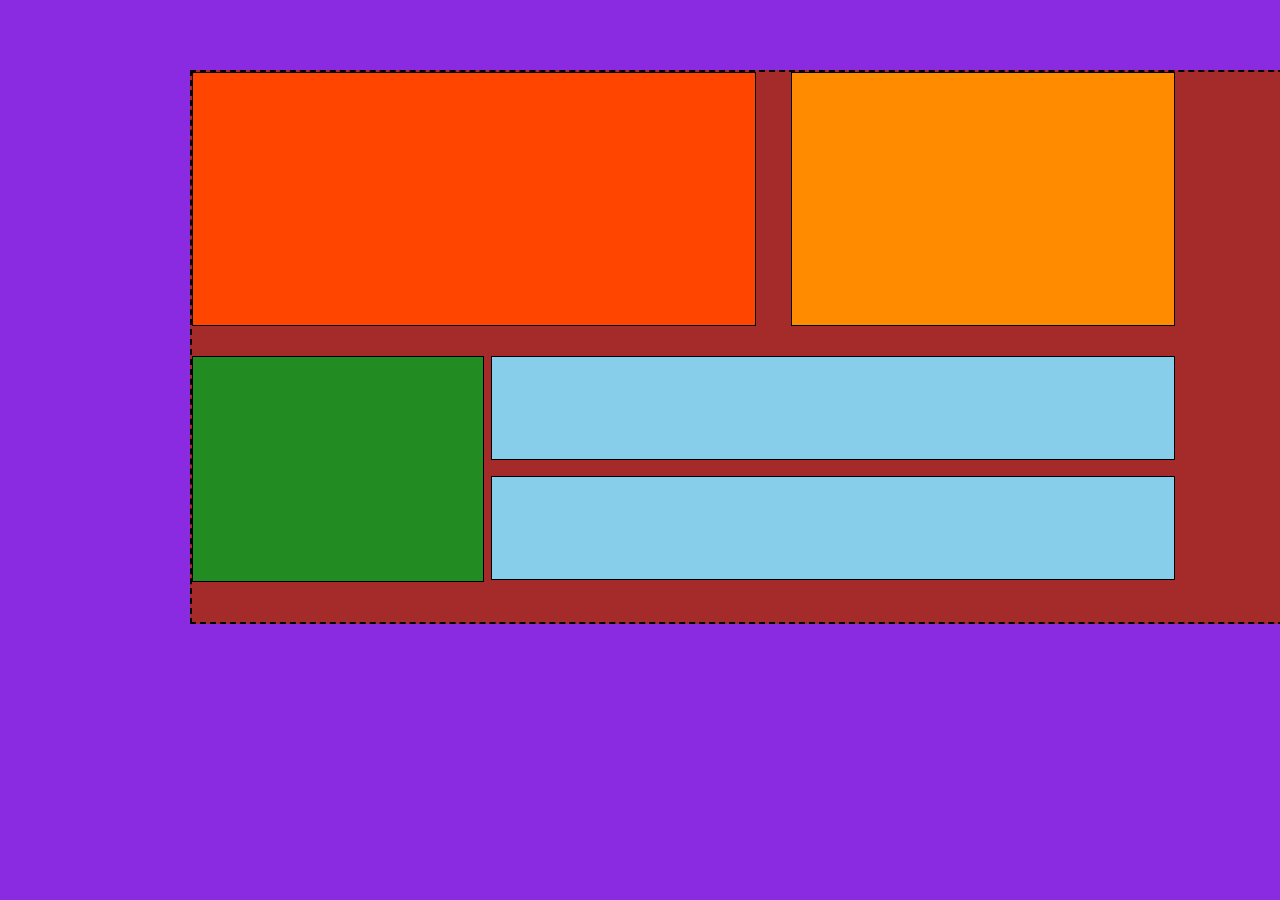
<file: Week 4 B/index.html>
<!DOCTYPE html>
<html>
<head>
  <title>Css Grid</title>
  <link rel="stylesheet" href="styles.css">
</head>
<body>
  <div class="container">
            <div class="box box1"></div>
            <div class="box box2"></div>
            <div class="box box3"></div>
            <div class="box box4"></div>
            <div class="box box5"></div>
        </div>
  <script src="https://replit.com/public/js/replit-badge.js" theme="blue" defer></script> 
</body>
</html>
</file>
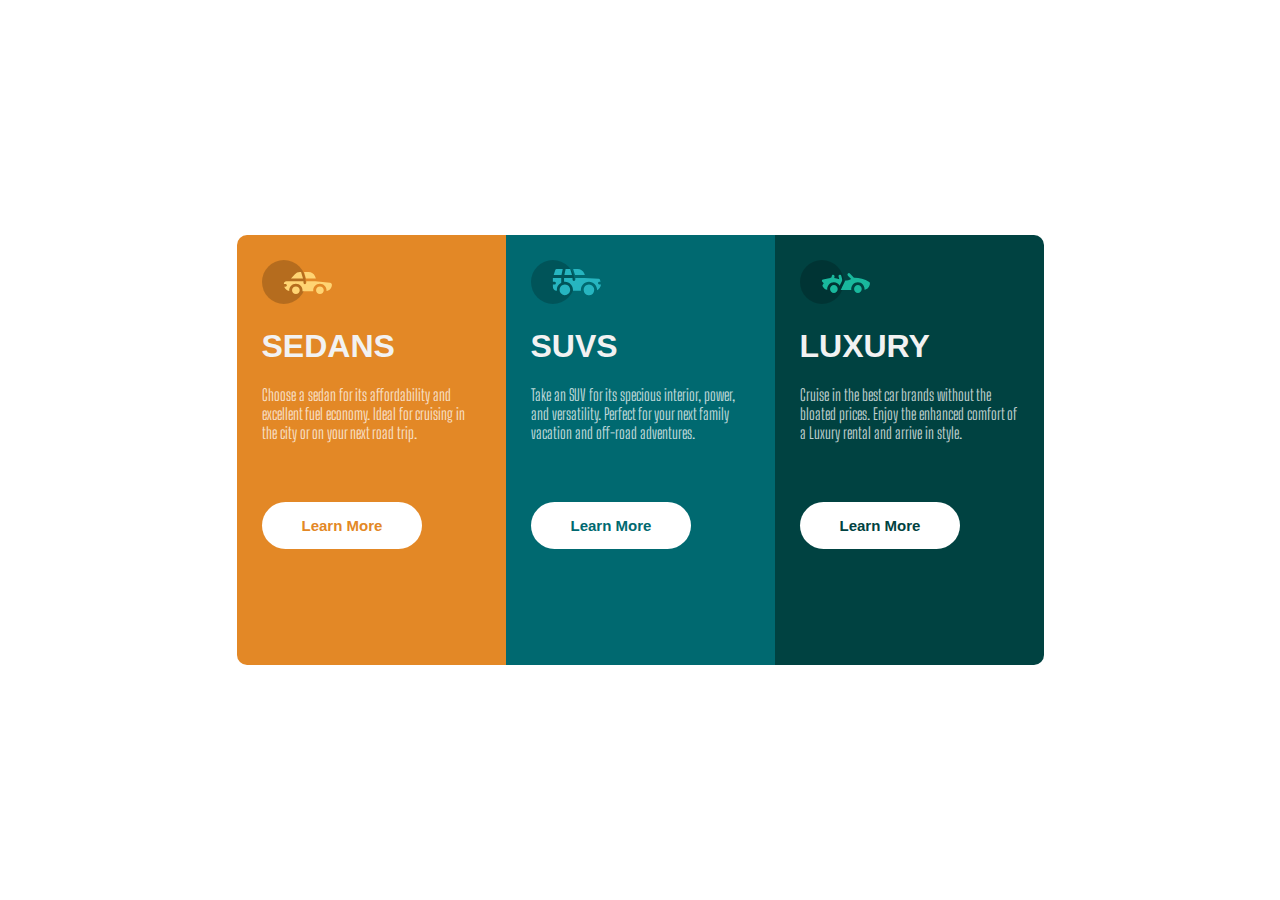
<file: Week 4 Task/index.html>
<!DOCTYPE html>
<html>

<head>
  <meta charset="utf-8">
        <title>Responive 3-column preview card compenent</title>
        <link rel="stylesheet" type="text/css" href="style.css">
        <meta name="viewport" content="width=device-width, initial-scale=1.0">
</head>

<body>
  <div class="box-container">
            <div class="box box1">
                <div class="content">
                    <img src="icon-sedans.svg" width="70px">
                    <h1>Sedans</h1>
                    <p>Choose a sedan for its affordability and excellent fuel economy. Ideal for cruising in the city or on your next road trip. </p>
                    <button class="btn btn1">Learn More</button>
                </div>
            </div>
        </div>
        <div class="box-container">
            <div class="box box2">
                <div class="content">
                    <img src="icon-suvs.svg" width="70px">
                    <h1>SUVs</h1>
                    <p>Take an SUV for its specious interior, power, and versatility. Perfect for your next family vacation and off-road adventures.</p>
                    <button class="btn btn2">Learn More</button>
                </div>
            </div>
        </div>
        <div class="box-container">
            <div class="box box3">
                <div class="content">
                    <img src="icon-luxury.svg" width="70px">
                    <h1>LUXURY</h1>
                    <p>Cruise in the best car brands without the bloated prices. Enjoy the enhanced comfort of a Luxury rental and arrive in style.</p>
                    <button class="btn btn3">Learn More</button>
                </div>
            </div>
        </div>
  <script src="https://replit.com/public/js/replit-badge.js" theme="blue" defer></script> 
</body>
</html>
</file>
<file: Week 4 B/styles.css>
* {
  margin: 0;
    padding: 0;
    background: blueviolet;
}

.container {
  display: grid;
  border: 2px dashed black;
  background-color: brown;
  height: 550px;
  width: 1200px;
  margin: 70px 0 0 190px;
  grid-template-columns:repeat(4,1fr);
  grid-gap: 2.9px;
  align-content:space-between;
}

.box {
  border: 1px solid black;
  text-align: center;
  padding: 1rem;
  background-color: rgba(255, 157, 0.548);  
}

.box1 {
  grid-column:1/ span 2;
  grid-row: 1/ span 2;
  background-color: orangered;
  height: 220px;
  width: 530px;
}

.box2{
  grid-column:3/ span 4;
  grid-row: 1/ span 2;
  background-color: darkorange;
  height: 220px;
  width: 350px;
}

.box3 {
  grid-column:1/ span 2;
  grid-row: 3/ span 4;
  background-color: forestgreen;
  height: 192px;
  width: 258px;  
}

.box4{
  grid-column:2/ span 4;
  grid-row: 3;
  background-color: skyblue;
  height: 70px;
  width: 650px;
  align-content: center;
}

.box5 {
grid-column:2/ span 4;
grid-row: 4;
background-color: skyblue;
height: 70px;
width: 650px;
align-content: center;
}
</file>
<file: Week 4 Task/style.css>
@import url('https://fonts.googleapis.com/css2?family=Big+Shoulders+Display:wght@700&display=swap');

*{
  padding: 0;
    margin: 0;
    box-sizing: border-box;
}
body{
  width: 100%;
  min-height: 100vh;
  display: flex;
  justify-content: center;
  align-content: center;
}
.box-container{
  width: 100%;
  max-width:269px;
  display: flex;
  justify-content: center;
  align-items: center;
  flex-flow: wrap;
}
.box{
  width: 269px;
  padding: 15px;
  min-height: 430px;
}
.box1{
  background-color: hsl(31,77%,52%);
  border-top-left-radius: 10px;
 border-bottom-left-radius: 10px; 
}
.box2{
  background-color: hsl(184,100%,22%);
}
.box3{
  background-color: hsl(179,100%,13%);
  border-top-right-radius: 10px;
  border-bottom-right-radius: 10px;
}
.content{
  padding: 10px;
}
h1{
  color: hsl(0,0%,95%);
  text-transform: uppercase;
  font-family: 'Lexend Deca',sans-serif;
  margin: 20px 0
}
p{
  color: hsla(0,0%,100%,0.75);
  font-family: 'Big Shoulders Display', cursive;
}
.btn{
  margin: 60px 0;
  padding: 15px 40px;
  border: 0;
  border-radius: 30px;
  outline: none;
  background-color: #FFF;
  font-size: 15px;
  cursor: pointer;
  font-family: 'Lexend Deca', sans-serif;
  font-weight: 700;
}
.btn1{
  color: hsl(31, 77%, 52%);
}
.btn2{
  color: hsl(184, 100%, 22%);
}
.btn3{
  color: hsl(179, 100%, 13%);
}
.btn: hover{
  background-color: transparent;
  border: 2px solid #FFF;
  color: #FFF;
  transition: 0.4s;
}
</file>
